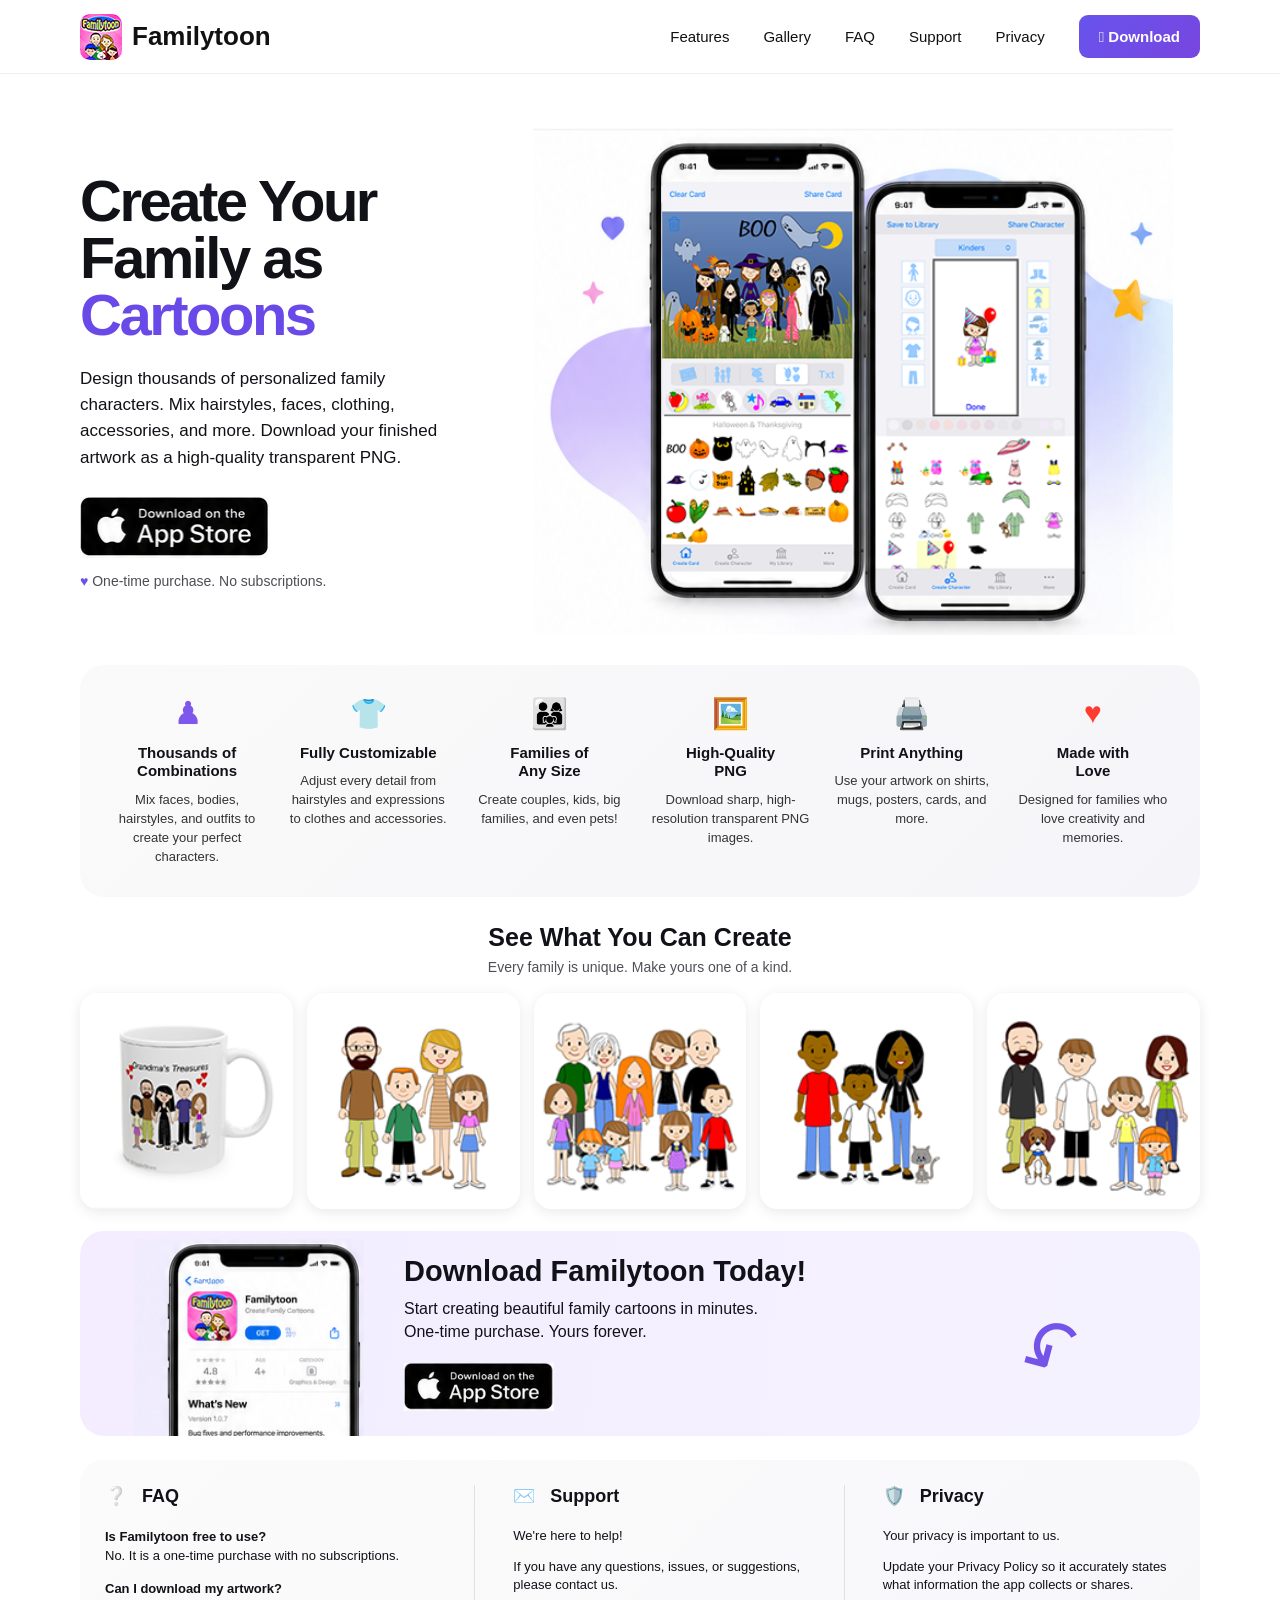
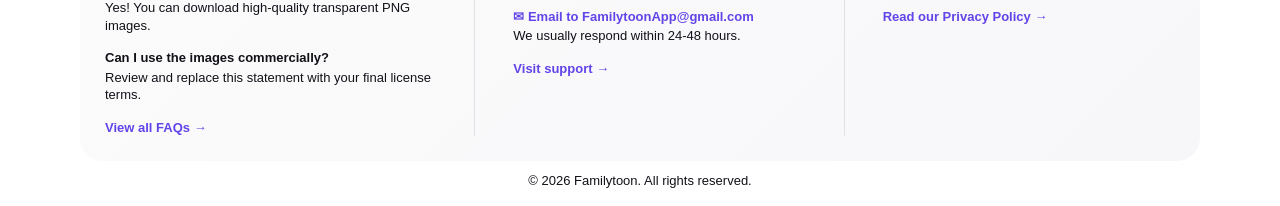
<file: index.html>
<!DOCTYPE html>
<html lang="en">
<head>
<meta charset="UTF-8">
<meta name="viewport" content="width=device-width, initial-scale=1.0">
<title>Familytoon — Create Your Family as Cartoons</title>
<meta name="description" content="Design personalized family cartoon characters and download transparent PNG artwork.">
<link rel="icon" href="assets/favicon.png">
<link rel="stylesheet" href="styles.css">
</head>
<body>
<header>
  <div class="container nav">
    <a class="brand" href="#"><img src="assets/logo.png" alt="Familytoon"><span>Familytoon</span></a>
    <button class="menu" aria-label="Open menu">☰</button>
    <nav>
      <a href="#features">Features</a><a href="#gallery">Gallery</a><a href="#faq">FAQ</a>
      <a href="#support">Support</a><a href="privacy.html">Privacy</a>
      <a class="download-button" href="#download"> Download</a>
    </nav>
  </div>
</header>

<main>
<section class="hero">
  <div class="container hero-grid">
    <div class="hero-copy">
      <h1>Create Your<br>Family as<br><span>Cartoons</span></h1>
      <p>Design thousands of personalized family characters. Mix hairstyles, faces, clothing, accessories, and more. Download your finished artwork as a high-quality transparent PNG.</p>
      <a href="https://apps.apple.com/us/app/familytoon/id1227048439" aria-label="Download the Familytoon App on the App Store">
        <img class="store-badge" src="assets/app-store-badge.png" alt="Download on the App Store">
      </a>
      <div class="purchase-note">♥ One-time purchase. No subscriptions.</div>
    </div>
    <div class="hero-image"><img src="assets/hero-phones.png" alt="Familytoon app shown on two iPhones"></div>
  </div>
</section>

<section id="features" class="features">
  <div class="container feature-panel">
    <article><div class="ico purple">♟</div><h3>Thousands of<br>Combinations</h3><p>Mix faces, bodies, hairstyles, and outfits to create your perfect characters.</p></article>
    <article><div class="ico blue">👕</div><h3>Fully Customizable</h3><p>Adjust every detail from hairstyles and expressions to clothes and accessories.</p></article>
    <article><div class="ico green">👨‍👩‍👧</div><h3>Families of<br>Any Size</h3><p>Create couples, kids, big families, and even pets!</p></article>
    <article><div class="ico orange">🖼️</div><h3>High-Quality<br>PNG</h3><p>Download sharp, high-resolution transparent PNG images.</p></article>
    <article><div class="ico pink">🖨️</div><h3>Print Anything</h3><p>Use your artwork on shirts, mugs, posters, cards, and more.</p></article>
    <article><div class="ico red">♥</div><h3>Made with<br>Love</h3><p>Designed for families who love creativity and memories.</p></article>
  </div>
</section>

<section id="gallery" class="gallery">
  <div class="container">
    <div class="section-title"><h2>See What You Can Create</h2><p>Every family is unique. Make yours one of a kind.</p></div>
    <div class="gallery-grid">
      <img src="assets/familytoonMug.png" alt="Familytoon family sample 1">
      <img src="assets/gallery-1.png" alt="Familytoon family sample 2">
      <img src="assets/gallery-3.png" alt="Familytoon family sample 3">
      <img src="assets/gallery-4.png" alt="Familytoon family sample 4">
      <img src="assets/gallery-5.png" alt="Familytoon family sample 5">
    </div>
  </div>
</section>

<section id="download" class="download-section">
  <div class="container download-card">
    <img class="download-phone" src="assets/download-phone.png" alt="Familytoon App Store page">
    <div>
      <h2>Download Familytoon Today!</h2>
      <p>Start creating beautiful family cartoons in minutes.<br>One-time purchase. Yours forever.</p>
      <a href="https://apps.apple.com/"><img class="store-badge" src="assets/app-store-badge.png" alt="Download on the App Store"></a>
    </div>
    <div class="arrow">↶</div>
  </div>
</section>

<section class="info">
  <div class="container info-panel">
    <article id="faq"><h3>❔ &nbsp; FAQ</h3><strong>Is Familytoon free to use?</strong><p>No. It is a one-time purchase with no subscriptions.</p><strong>Can I download my artwork?</strong><p>Yes! You can download high-quality transparent PNG images.</p><strong>Can I use the images commercially?</strong><p>Review and replace this statement with your final license terms.</p><a href="faq.html">View all FAQs →</a></article>
    <article id="support"><h3>✉️ &nbsp; Support</h3><p>We're here to help!</p><p>If you have any questions, issues, or suggestions, please contact us.</p><a href="mailto:familytoonApp@gmail.com">✉ Email to FamilytoonApp@gmail.com</a><p>We usually respond within 24-48 hours.</p>
    <a href="support.html">Visit support →</a>
    </article>
    <!--
    <article><div class="info-title"><span>✉</span><h2>Support</h2></div><p>We’re here to help! For questions, issues, or suggestions, contact us.</p><a href="mailto:myfamilytoon@gmail.com">Support@FamilytoonApp.com</a><p>We usually respond within 24–48 hours.</p>
    <a href="support.html">Visit support →</a>
        </article>
    -->
    <article><h3>🛡️ &nbsp; Privacy</h3><p>Your privacy is important to us.</p><p>Update your Privacy Policy so it accurately states what information the app collects or shares.</p><a href="privacy.html">Read our Privacy Policy →</a></article>
  </div>
</section>
</main>

<footer>© <span id="year"></span> Familytoon. All rights reserved.</footer>
<script src="script.js"></script>
</body>
</html>
<!--<!DOCTYPE html>
<html lang="en">
<head>
  <meta charset="UTF-8" />
  <meta name="viewport" content="width=device-width, initial-scale=1.0" />
  <meta name="description" content="Create personalized family cartoons and download high-quality transparent PNG images with Familytoon." />
  <meta name="theme-color" content="#6c4cf1" />

  <meta property="og:title" content="Familytoon — Create Your Family as Cartoons" />
  <meta property="og:description" content="Design personalized family characters and download your creation as a transparent PNG." />
  <meta property="og:type" content="website" />
  <meta property="og:url" content="https://familytoonapp.com/" />
  <meta property="og:image" content="https://familytoonapp.com/assets/social-preview.svg" />

  <title>Familytoon — Create Your Family as Cartoons</title>

  <link rel="icon" href="assets/favicon.svg" type="image/svg+xml" />
  <link rel="stylesheet" href="styles.css" />
  <script defer src="script.js"></script>
</head>

<body>
  <header class="site-header">
    <div class="container nav-wrap">
      <a class="brand" href="#top" aria-label="Familytoon home">
        <img src="assets/logo-mark.svg" alt="" width="44" height="44" />
        <span>Familytoon</span>
      </a>

      <button class="menu-button" type="button" aria-expanded="false" aria-controls="main-nav">
        <span class="sr-only">Open navigation</span>
        <span></span><span></span><span></span>
      </button>

      <nav id="main-nav" class="main-nav" aria-label="Main navigation">
        <a href="#features">Features</a>
        <a href="#gallery">Gallery</a>
        <a href="faq.html">FAQ</a>
        <a href="support.html">Support</a>
        <a href="privacy.html">Privacy</a>
        <a class="nav-download" href="#download"> Download</a>
      </nav>
    </div>
  </header>

  <main id="top">
    <section class="hero">
      <div class="container hero-grid">
        <div class="hero-copy">
          <p class="eyebrow">PERSONALIZED FAMILY ART</p>
          <h1>Create Your Family as <span>Cartoons</span></h1>
          <p class="hero-text">
            Design thousands of personalized family characters. Mix hairstyles, faces,
            clothing, accessories, and more. Download your finished artwork as a
            high-quality transparent PNG.
          </p>

          <a class="app-store-badge" href="https://apps.apple.com/us/app/familytoon/id1227048439" aria-label="Download Familytoon on the App Store">
            <span class="apple"></span>
            <span>
              <small>Download on the</small>
              <strong>App Store</strong>
            </span>
          </a>

          <p class="purchase-note"><span>♥</span> One-time purchase. No subscriptions.</p>
        </div>

        <div class="hero-visual" aria-label="Familytoon app previews">
          <div class="blob blob-one"></div>
          <div class="blob blob-two"></div>
          <span class="spark spark-one">✦</span>
          <span class="spark spark-two">★</span>
          <span class="heart">♥</span>

          <div class="phone phone-left">
            <div class="phone-screen">
              <div class="status-bar"><span>9:41</span><span>● ● ●</span></div>
              <div class="screen-title">Design Your<br />Characters</div>
              <div class="character-pair">
                <div class="avatar man">
                  <span class="hair"></span><span class="face"></span><span class="body"></span>
                </div>
                <div class="avatar woman">
                  <span class="hair"></span><span class="face"></span><span class="body"></span>
                </div>
              </div>
              <div class="category-row">
                <span class="active">Hair</span><span>Face</span><span>Eyes</span><span>Clothes</span>
              </div>
              <div class="swatches">
                <i></i><i></i><i></i><i></i><i></i><i></i><i></i><i></i>
              </div>
            </div>
          </div>

          <div class="phone phone-right">
            <div class="phone-screen">
              <div class="status-bar"><span>9:41</span><span>● ● ●</span></div>
              <div class="screen-title">Your Family<br />Masterpiece</div>
              <div class="family-card">
                <img src="assets/family-1.svg" alt="Familytoon family illustration" />
              </div>
              <div class="phone-actions">
                <span>Save PNG</span><span>Share</span>
              </div>
            </div>
          </div>
        </div>
      </div>
    </section>

    <section id="features" class="feature-section">
      <div class="container feature-grid">
        <article class="feature-card">
          <div class="feature-icon">♟</div>
          <h2>Thousands of Combinations</h2>
          <p>Mix faces, hairstyles, bodies, and outfits to create your perfect character.</p>
        </article>

        <article class="feature-card">
          <div class="feature-icon">👕</div>
          <h2>Fully Customizable</h2>
          <p>Adjust every detail, from hairstyles and expressions to clothes and accessories.</p>
        </article>

        <article class="feature-card">
          <div class="feature-icon">👨‍👩‍👧</div>
          <h2>Families of Any Size</h2>
          <p>Create couples, children, large families, and even pets.</p>
        </article>

        <article class="feature-card">
          <div class="feature-icon">🖼️</div>
          <h2>High-Quality PNG</h2>
          <p>Download sharp, high-resolution artwork with a transparent background.</p>
        </article>

        <article class="feature-card">
          <div class="feature-icon">🖨️</div>
          <h2>Print Anything</h2>
          <p>Use your artwork on shirts, mugs, posters, cards, invitations, and more.</p>
        </article>

        <article class="feature-card">
          <div class="feature-icon">♥</div>
          <h2>Made with Love</h2>
          <p>Designed for families who love creativity, personalization, and memories.</p>
        </article>
      </div>
    </section>

    <section id="gallery" class="gallery-section">
      <div class="container">
        <div class="section-heading">
          <p class="eyebrow">YOUR FAMILY, YOUR STYLE</p>
          <h2>See What You Can Create</h2>
          <p>Every family is unique. Make yours one of a kind.</p>
        </div>

        <div class="gallery-grid">
          <figure><img src="assets/family-1.png" alt="Family with parents and three children" /></figure>
          <figure><img src="assets/family-2.png" alt="Parents with baby and dog" /></figure>
          <figure><img src="assets/family-3.png" alt="Large multigenerational family" /></figure>
          <figure><img src="assets/family-4.png" alt="Two parents with child and cat" /></figure>
          <figure><img src="assets/family-5.png" alt="Family with three children and dog" /></figure>
        </div>
      </div>
    </section>

    <section id="download" class="download-section">
      <div class="container download-card">
        <div class="download-phone">
          <div class="mini-app-card">
            <img src="assets/logo-mark.svg" alt="" />
            <div>
              <strong>Familytoon</strong>
              <small>Create Family Cartoons</small>
            </div>
            <span>GET</span>
          </div>
        </div>

        <div class="download-copy">
          <h2>Download Familytoon Today!</h2>
          <p>Start creating beautiful family cartoons in minutes. One-time purchase. Yours forever.</p>
          <a class="app-store-badge" href="https://appstoreconnect.apple.com/apps/1227048439/distribution" aria-label="Download Familytoon on the App Store">
            <span class="apple"></span>
            <span>
              <small>Download on the</small>
              <strong>App Store</strong>
            </span>
          </a>
        </div>

        <div class="download-arrow" aria-hidden="true">↪</div>
      </div>
    </section>

    <section class="info-section">
      <div class="container info-grid">
        <article>
          <div class="info-title"><span>?</span><h2>FAQ</h2></div>
          <h3>Is Familytoon free to use?</h3>
          <p>No. It is a one-time purchase with no subscriptions.</p>
          <h3>Can I download my artwork?</h3>
          <p>Yes. You can download high-quality transparent PNG images.</p>
          <a href="faq.html">View all FAQs →</a>
        </article>

        <article>
          <div class="info-title"><span>✉</span><h2>Support</h2></div>
          <p>We’re here to help! For questions, issues, or suggestions, contact us.</p>
          <a href="mailto:familytoonApp@gmail.com">Support@FamilytoonApp.com</a>
          <p>We usually respond within 24–48 hours.</p>
          <a href="support.html">Visit support →</a>
        </article>

        <article>
          <div class="info-title"><span>◈</span><h2>Privacy</h2></div>
          <p>Your privacy is important to us. Familytoon does not sell your information.</p>
          <a href="privacy.html">Read our Privacy Policy →</a>
        </article>
      </div>
    </section>
  </main>

  <footer>
    <div class="container footer-wrap">
      <p>© <span id="year"></span> Familytoon. All rights reserved.</p>
      <div>
        <a href="privacy.html">Privacy</a>
        <a href="support.html">Support</a>
      </div>
    </div>
  </footer>
</body>
</html>
 -->
</file>
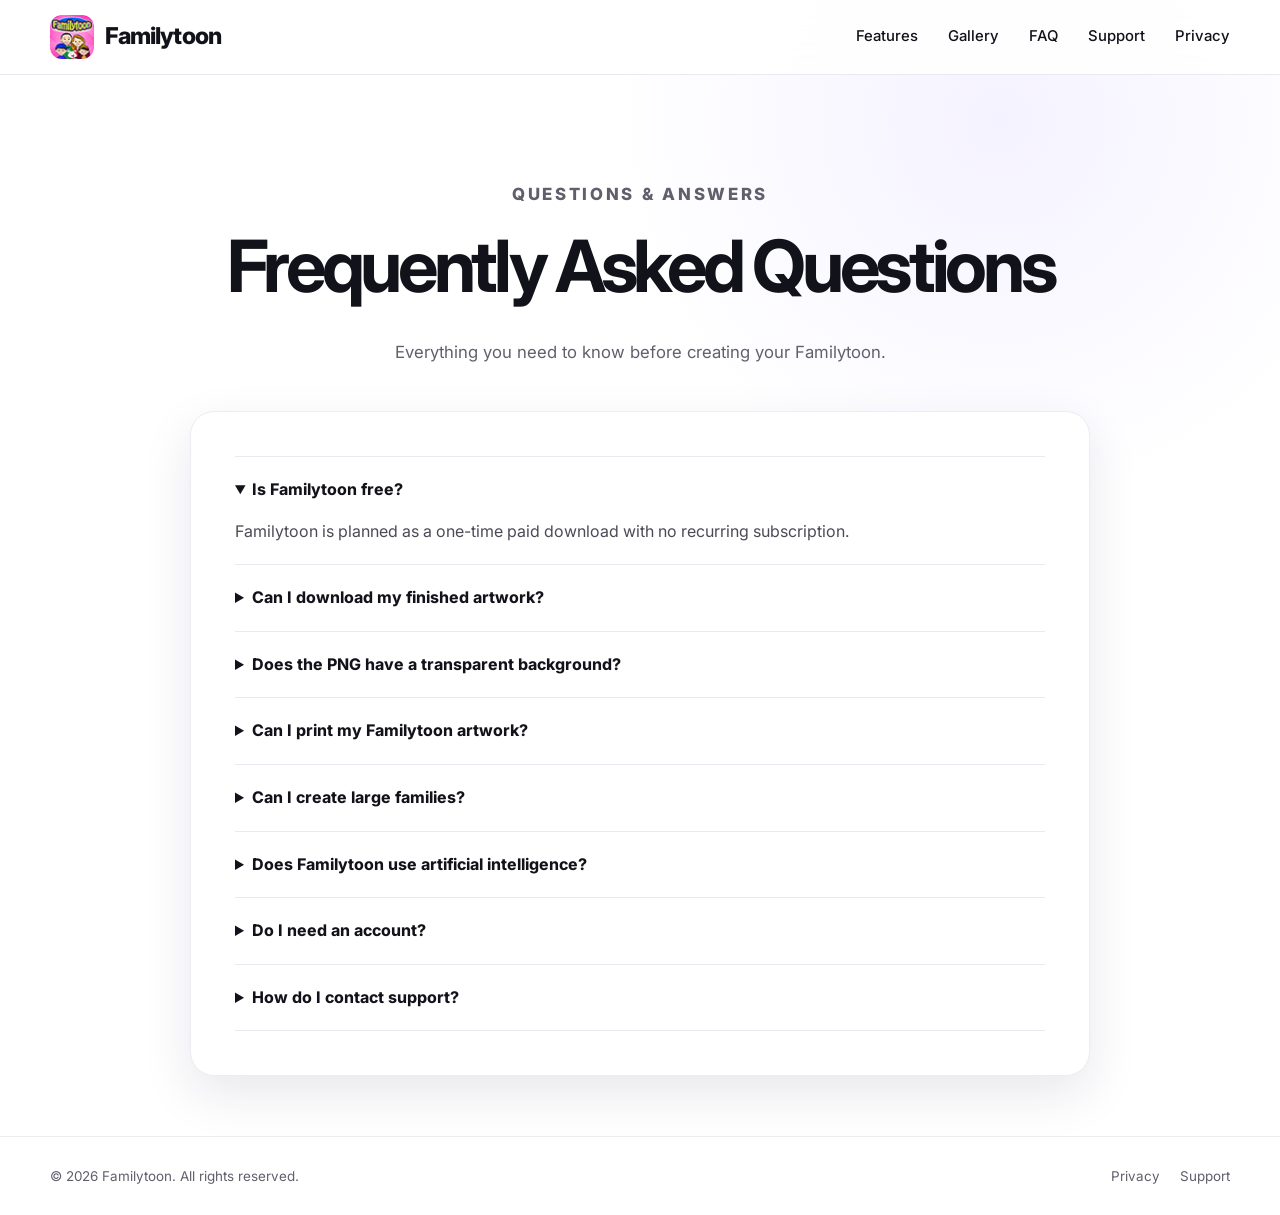
<file: faq.html>
<!DOCTYPE html>
<html lang="en">
<head>
  <meta charset="UTF-8" />
  <meta name="viewport" content="width=device-width, initial-scale=1.0" />
  <meta name="description" content="Frequently asked questions about Familytoon." />
  <title>FAQ — Familytoon</title>
  <link rel="icon" href="assets/favicon.svg" type="image/svg+xml" />
  <link rel="stylesheet" href="styles2.css" />
  <script defer src="script.js"></script>
</head>
<body>
  <header class="site-header">
    <div class="container nav-wrap">
      <!--<a class="brand" href="#"><img src="assets/logo.png" alt="Familytoon"><span>Familytoon</span></a>  
      <a class="brand" href="index.html"><img src="assets/logo-mark.svg" alt="" width="44" height="44" /><span>Familytoon</span></a>-->
      <a class="brand" href="index.html"><img src="assets/logo.png" alt="" width="44" height="44" /><span>Familytoon</span></a>
      <button class="menu-button" type="button" aria-expanded="false" aria-controls="main-nav"><span class="sr-only">Open navigation</span><span></span><span></span><span></span></button>
      <nav id="main-nav" class="main-nav">
        <a href="index.html#features">Features</a><a href="index.html#gallery">Gallery</a><a href="faq.html">FAQ</a><a href="support.html">Support</a><a href="privacy.html">Privacy</a>
      </nav>
    </div>
  </header>

  <main>
    <section class="page-hero container">
      <p class="eyebrow">QUESTIONS & ANSWERS</p>
      <h1>Frequently Asked Questions</h1>
      <p>Everything you need to know before creating your Familytoon.</p>
    </section>

    <article class="content-card faq-list">
      <details open>
        <summary>Is Familytoon free?</summary>
        <p>Familytoon is planned as a one-time paid download with no recurring subscription.</p>
      </details>
      <details>
        <summary>Can I download my finished artwork?</summary>
        <p>Yes. Familytoon lets you save your finished family cartoon as a high-quality PNG image.</p>
      </details>
      <details>
        <summary>Does the PNG have a transparent background?</summary>
        <p>Yes, when you choose the transparent-background export option available in the app.</p>
      </details>
      <details>
        <summary>Can I print my Familytoon artwork?</summary>
        <p>Yes. You can use your downloaded PNG for personal projects such as shirts, mugs, cards, posters, invitations, and gifts.</p>
      </details>
      <details>
        <summary>Can I create large families?</summary>
        <p>Yes. Familytoon is designed to let you combine multiple family members and pets.</p>
      </details>
      <details>
        <summary>Does Familytoon use artificial intelligence?</summary>
        <p>No. You create your artwork by selecting and combining the app’s original character parts and customization options.</p>
      </details>
      <details>
        <summary>Do I need an account?</summary>
        <p>No account is planned for the basic character creation and image download experience.</p>
      </details>
      <details>
        <summary>How do I contact support?</summary>
        <p>Email <a href="mailto:myfamilytoon@gmail.com">Support at FamilytoonApp.com</a> or visit the <a href="support.html">Support page</a>.</p>
      </details>
    </article>
  </main>

  <footer><div class="container footer-wrap"><p>© <span id="year"></span> Familytoon. All rights reserved.</p><div><a href="privacy.html">Privacy</a><a href="support.html">Support</a></div></div></footer>
</body>
</html>
</file>
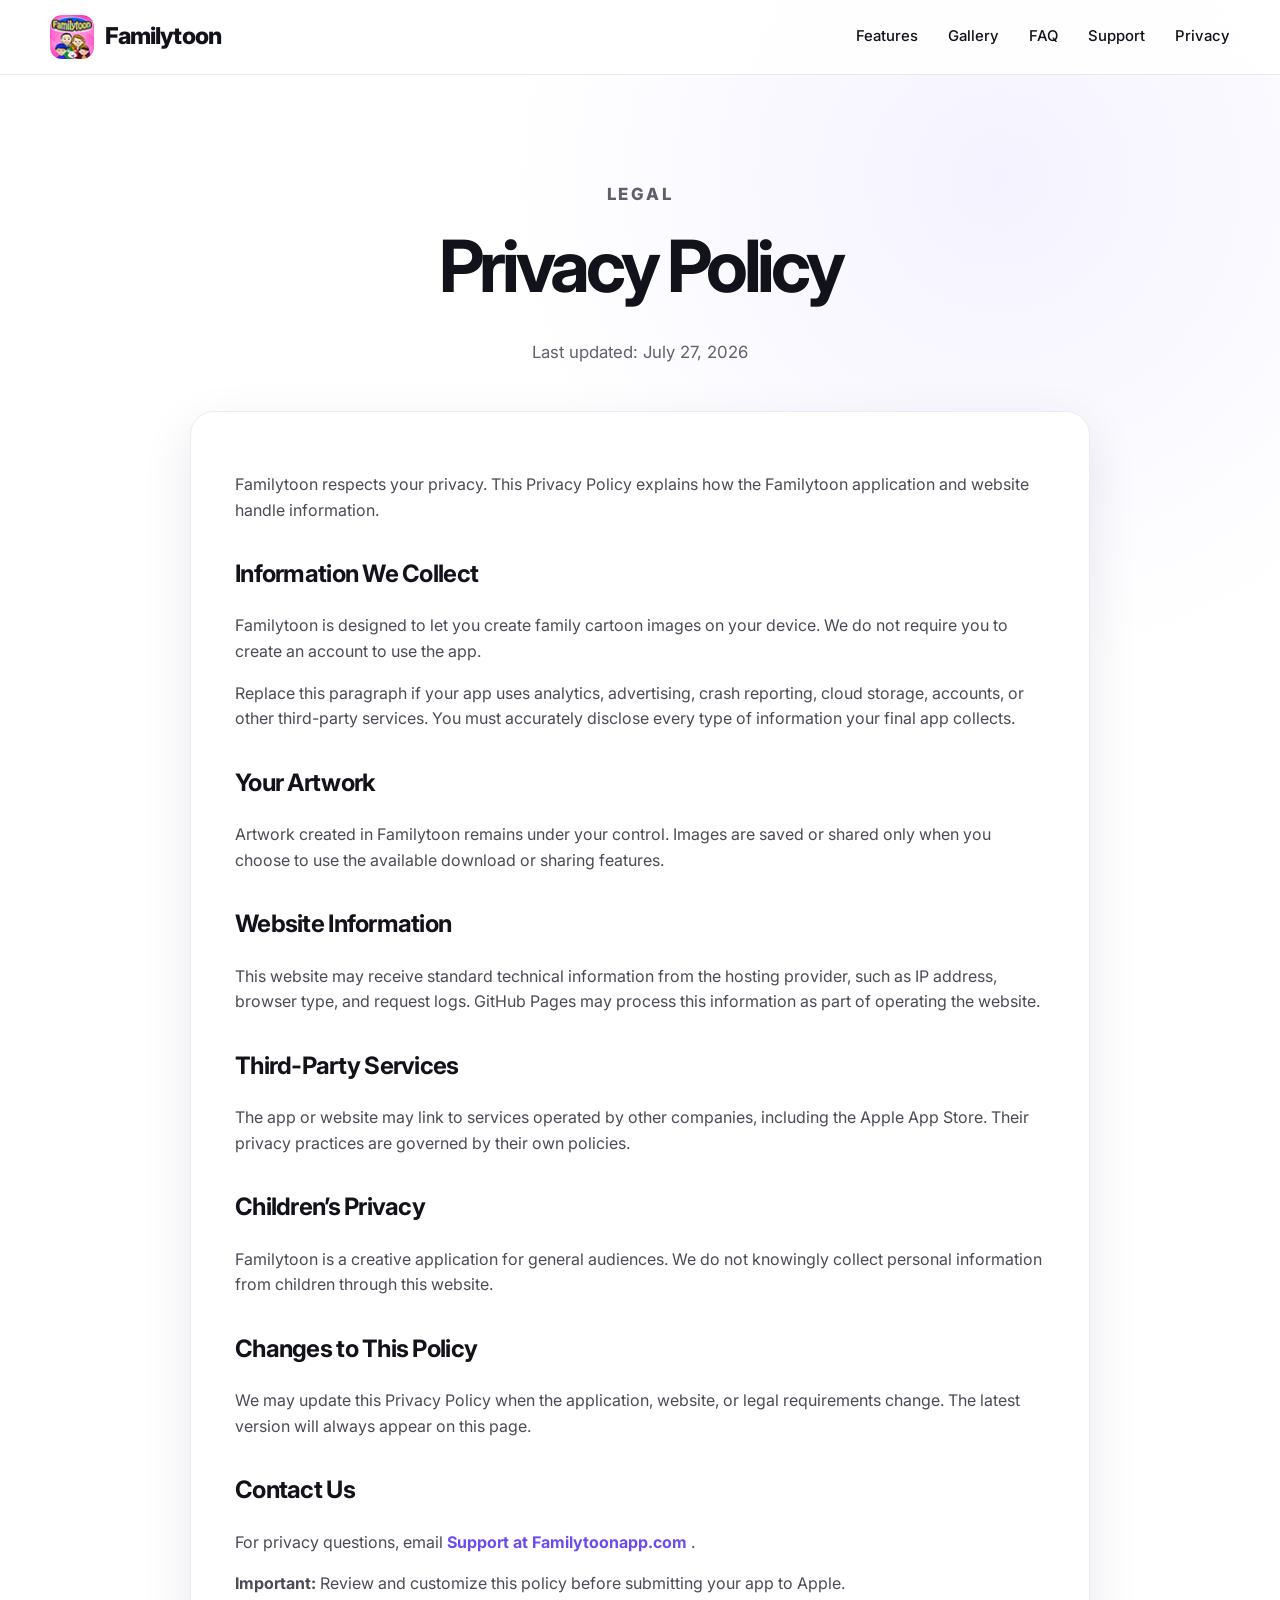
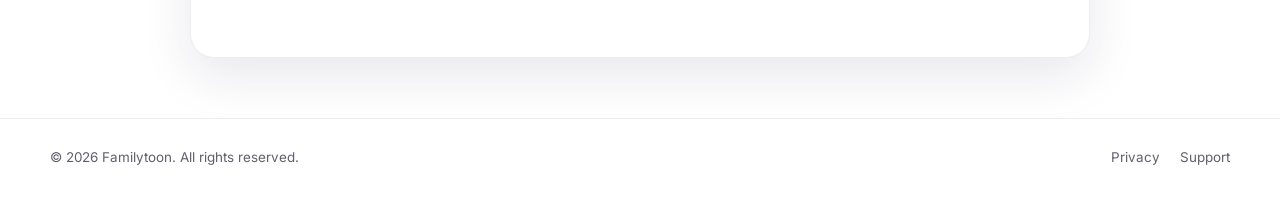
<file: privacy.html>
<!--
<!doctype html><html lang="en"><head><meta charset="utf-8"><meta name="viewport" content="width=device-width,initial-scale=1"><title>Privacy — Familytoon</title><link rel="stylesheet" href="styles.css"></head><body><header><div class="container nav"><a class="brand" href="index.html"><img src="assets/logo.png"><span>Familytoon</span></a></div></header><main class="container" style="padding:70px 0;max-width:800px"><h1>Privacy Policy</h1><p><strong>Important:</strong> Replace this template with a policy that accurately describes Familytoon's actual data practices before publishing.</p><h2>Information collected</h2><p>Describe any analytics, purchases, crash information, user content, or personal information collected by the app.</p><h2>Contact</h2><p><a href="mailto:support@familytoonapp.com">support@familytoonapp.com</a></p></main></body></html>
-->
<!DOCTYPE html>
<html lang="en">
<head>
  <meta charset="UTF-8" />
  <meta name="viewport" content="width=device-width, initial-scale=1.0" />
  <meta name="description" content="Familytoon privacy policy." />
  <title>Privacy Policy — Familytoon</title>
  <link rel="icon" href="assets/favicon.svg" type="image/svg+xml" />
  <link rel="stylesheet" href="styles2.css" />
  <script defer src="script.js"></script>
</head>
<body>
  <header class="site-header">
    <div class="container nav-wrap">
      <a class="brand" href="index.html"><img src="assets/logo.png" alt="" width="44" height="44" /><span>Familytoon</span></a>
      <button class="menu-button" type="button" aria-expanded="false" aria-controls="main-nav"><span class="sr-only">Open navigation</span><span></span><span></span><span></span></button>
      <nav id="main-nav" class="main-nav">
        <a href="index.html#features">Features</a><a href="index.html#gallery">Gallery</a><a href="faq.html">FAQ</a><a href="support.html">Support</a><a href="privacy.html">Privacy</a>
      </nav>
    </div>
  </header>

  <main>
    <section class="page-hero container">
      <p class="eyebrow">LEGAL</p>
      <h1>Privacy Policy</h1>
      <p>Last updated: July 27, 2026</p>
    </section>

    <article class="content-card">
      <p>
        Familytoon respects your privacy. This Privacy Policy explains how the Familytoon
        application and website handle information.
      </p>

      <h2>Information We Collect</h2>
      <p>
        Familytoon is designed to let you create family cartoon images on your device.
        We do not require you to create an account to use the app.
      </p>
      <p>
        Replace this paragraph if your app uses analytics, advertising, crash reporting,
        cloud storage, accounts, or other third-party services. You must accurately disclose
        every type of information your final app collects.
      </p>

      <h2>Your Artwork</h2>
      <p>
        Artwork created in Familytoon remains under your control. Images are saved or shared
        only when you choose to use the available download or sharing features.
      </p>

      <h2>Website Information</h2>
      <p>
        This website may receive standard technical information from the hosting provider,
        such as IP address, browser type, and request logs. GitHub Pages may process this
        information as part of operating the website.
      </p>

      <h2>Third-Party Services</h2>
      <p>
        The app or website may link to services operated by other companies, including the
        Apple App Store. Their privacy practices are governed by their own policies.
      </p>

      <h2>Children’s Privacy</h2>
      <p>
        Familytoon is a creative application for general audiences. We do not knowingly
        collect personal information from children through this website.
      </p>

      <h2>Changes to This Policy</h2>
      <p>
        We may update this Privacy Policy when the application, website, or legal requirements
        change. The latest version will always appear on this page.
      </p>

      <h2>Contact Us</h2>
      <p>
        For privacy questions, email
        <a href="mailto:myfamilytoon@gmail.com">Support at Familytoonapp.com </a>.
      </p>

      <p><strong>Important:</strong> Review and customize this policy before submitting your app to Apple.</p>
    </article>
  </main>

  <footer><div class="container footer-wrap"><p>© <span id="year"></span> Familytoon. All rights reserved.</p><div><a href="privacy.html">Privacy</a><a href="support.html">Support</a></div></div></footer>
</body>
</html>
</file>
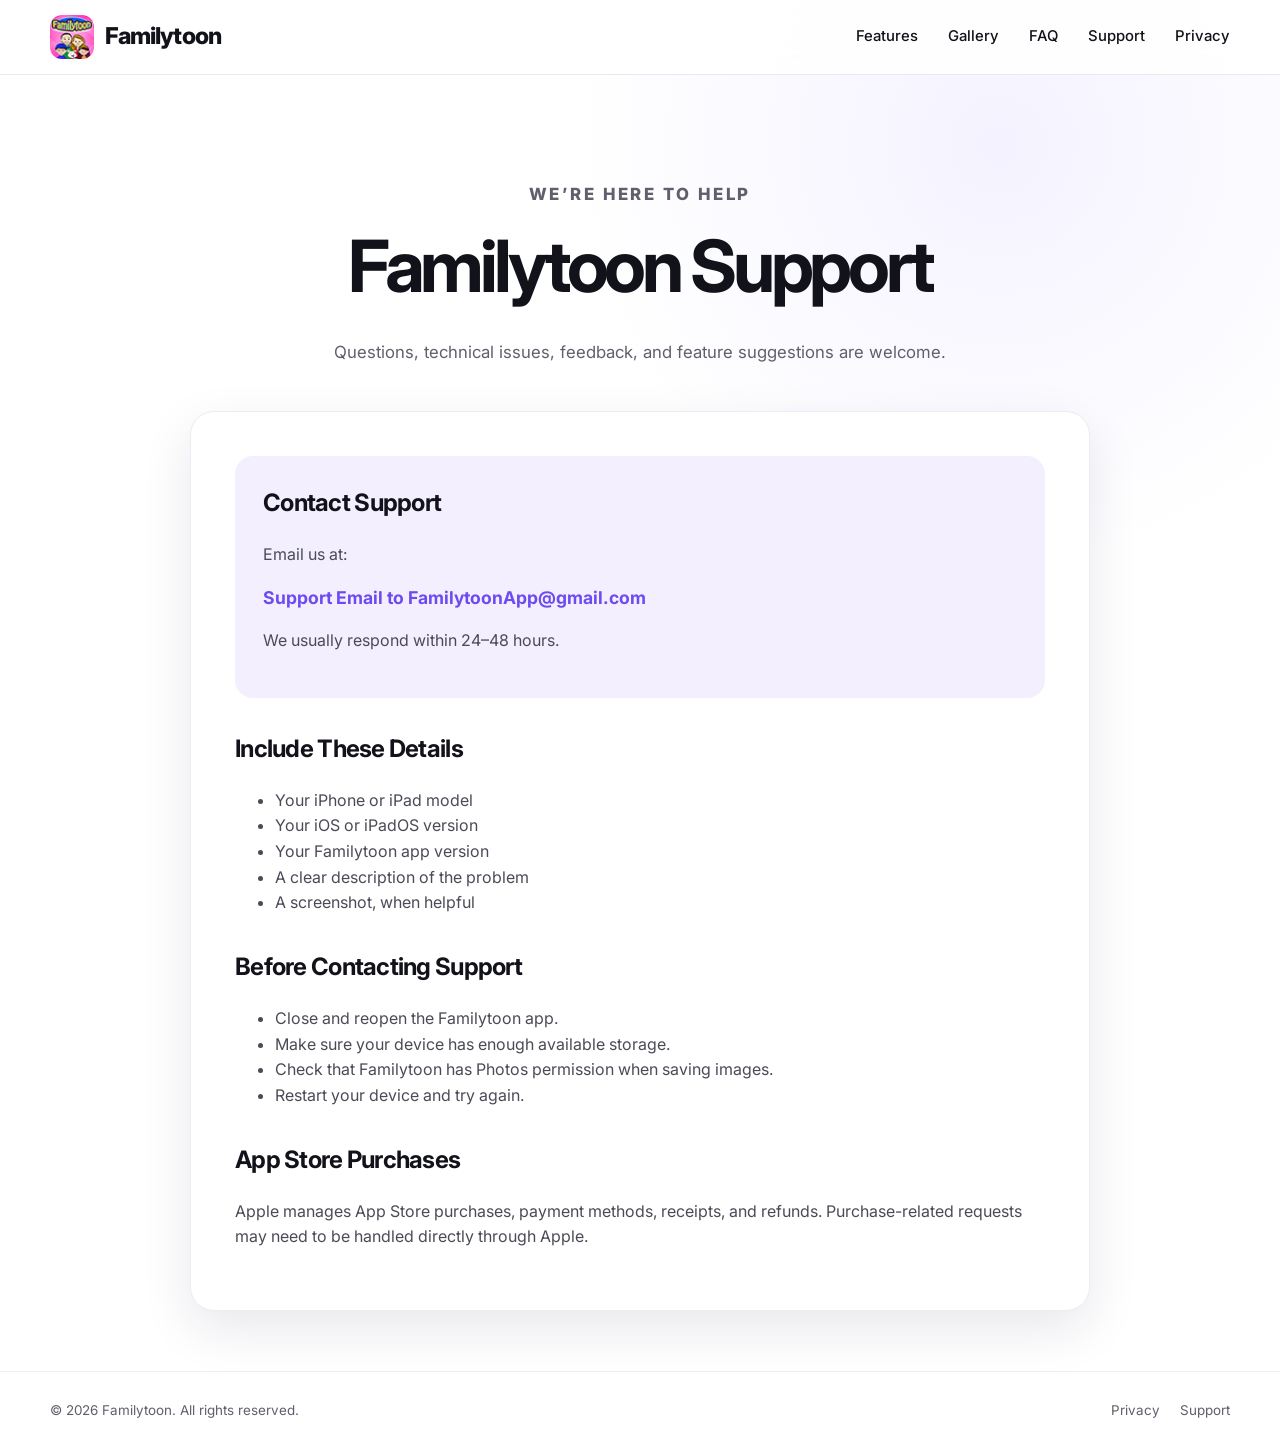
<file: support.html>
<!DOCTYPE html>
<html lang="en">
<head>
  <meta charset="UTF-8" />
  <meta name="viewport" content="width=device-width, initial-scale=1.0" />
  <meta name="description" content="Get help with the Familytoon app." />
  <title>Support — Familytoon</title>
  <link rel="icon" href="assets/favicon.svg" type="image/svg+xml" />
  <link rel="stylesheet" href="styles2.css" />
  <script defer src="script.js"></script>
</head>
<body>
  <header class="site-header">
    <div class="container nav-wrap">
      <a class="brand" href="index.html"><img src="assets/logo.png" alt="" width="44" height="44" /><span>Familytoon</span></a>
      <button class="menu-button" type="button" aria-expanded="false" aria-controls="main-nav"><span class="sr-only">Open navigation</span><span></span><span></span><span></span></button>
      <nav id="main-nav" class="main-nav">
        <a href="index.html#features">Features</a><a href="index.html#gallery">Gallery</a><a href="faq.html">FAQ</a><a href="support.html">Support</a><a href="privacy.html">Privacy</a>
      </nav>
    </div>
  </header>

  <main>
    <section class="page-hero container">
      <p class="eyebrow">WE’RE HERE TO HELP</p>
      <h1>Familytoon Support</h1>
      <p>Questions, technical issues, feedback, and feature suggestions are welcome.</p>
    </section>

    <article class="content-card">
      <div class="support-box">
        <h2>Contact Support</h2>
        <p>Email us at:</p>
        <a href="mailto:familytoonApp@gmail.com">Support Email to FamilytoonApp@gmail.com</a>
        <p>We usually respond within 24–48 hours.</p>
      </div>

      <h2>Include These Details</h2>
      <ul>
        <li>Your iPhone or iPad model</li>
        <li>Your iOS or iPadOS version</li>
        <li>Your Familytoon app version</li>
        <li>A clear description of the problem</li>
        <li>A screenshot, when helpful</li>
      </ul>

      <h2>Before Contacting Support</h2>
      <ul>
        <li>Close and reopen the Familytoon app.</li>
        <li>Make sure your device has enough available storage.</li>
        <li>Check that Familytoon has Photos permission when saving images.</li>
        <li>Restart your device and try again.</li>
      </ul>

      <h2>App Store Purchases</h2>
      <p>
        Apple manages App Store purchases, payment methods, receipts, and refunds.
        Purchase-related requests may need to be handled directly through Apple.
      </p>
    </article>
  </main>

  <footer><div class="container footer-wrap"><p>© <span id="year"></span> Familytoon. All rights reserved.</p><div><a href="privacy.html">Privacy</a><a href="support.html">Support</a></div></div></footer>
</body>
</html>
</file>
<file: styles.css>
*{box-sizing:border-box}html{scroll-behavior:smooth}
body{
  margin:0;
  color:#111118;
  font-family:-apple-system,BlinkMacSystemFont,"Segoe UI",Arial,sans-serif;
  background:#fff}
.container{
  width:min(1120px,calc(100% - 40px));
  margin:auto}
header{
  height:74px;
  border-bottom:1px solid #eee;
  background:rgba(255,255,255,.94);
  position:sticky;
  top:0;
  z-index:10;
  backdrop-filter:blur(14px)}
.nav{
  height:100%;
  display:flex;
  align-items:center;
  justify-content:space-between}
.brand{
  display:flex;
  align-items:center;
  gap:10px;
  color:#111;
  text-decoration:none;
  font-size:26px;
  font-weight:800}
.brand img{
  width:42px;
  height:46px;
  object-fit:cover;
  border-radius:10px}
.nav nav{
  display:flex;
  align-items:center;
  gap:34px}
.nav nav a{
  color:#111;
  text-decoration:none;
  font-size:15px}
.download-button{
  background:linear-gradient(135deg,#6754ed,#7845df);
  color:white!important;
  padding:13px 20px;
  border-radius:9px;
  font-weight:700}
.menu{
  display:none;border:0;
  background:none;
  font-size:25px}
.hero{
  padding:54px 0 22px}
.hero-grid{
  display:grid;
  grid-template-columns:38% 62%;
  align-items:center}
.hero-copy h1{
  font-size:58px;
  line-height:.98;
  letter-spacing:-2.5px;
  margin:0 0 22px}
.hero-copy h1 span{
  color:#6949e8}
.hero-copy p{
  font-size:17px;
  line-height:1.55;
  max-width:385px;
  margin:0 0 26px}
.store-badge{
  width:190px;
  height:auto;
  display:block}
.purchase-note{
  font-size:14px;
  color:#4d4d55;
  margin-top:15px}
.purchase-note:first-letter{
  color:#6e52e8}
.hero-image img{
  width:100%;
  max-width:640px;
  display:block;
  margin:auto}
.features{
  padding:8px 0 26px}
.feature-panel{
  display:grid;
  grid-template-columns:repeat(6,1fr);
  gap:15px;padding:31px 24px;
  background:linear-gradient(135deg,#fafafa,#f5f5f9);
  border-radius:24px}
.feature-panel article{
  text-align:center}
.feature-panel h3{
  font-size:15px;
  line-height:1.25;
  margin:10px 0}
.feature-panel p{
  font-size:13px;
  line-height:1.45;
  color:#333;
  margin:0}
.ico{
  font-size:30px;
  font-weight:800;
  height:38px}
.purple{
  color:#8057ed}
.blue{
  color:#49a4f7}
.green{
  color:#37bd63}
.orange{
  color:#ff9e00}
.pink{
  color:#e754a2}
.red{
  color:#ff3b30}
.gallery{
  padding:0 0 22px}
.section-title{
  text-align:center;
  margin:0 0 18px}
.section-title h2{
  font-size:25px;
  margin:0 0 7px}
.section-title p{
  font-size:14px;
  color:#4f4f57;
  margin:0}
.gallery-grid{
  display:grid;
  grid-template-columns:repeat(5,1fr);
  gap:14px}
.gallery-grid img{
  width:100%;
  border-radius:18px;
  box-shadow:0 3px 14px rgba(0,0,0,.09)}
.download-section{
  padding:0 0 24px}
.download-card{
  height:205px;
  padding:0 54px;
  background:linear-gradient(100deg,#f3edff,#f5f2ff);
  border-radius:24px;
  display:grid;
  grid-template-columns:270px 1fr 130px;
  align-items:center;
  overflow:hidden}
.download-phone{
  width:230px;
  align-self:end}
.download-card h2{
  font-size:29px;
  margin:0 0 9px}
.download-card p{
  line-height:1.45;
  margin:0 0 19px}
.download-card 
.store-badge{
  width:150px}
.arrow{
  font-size:76px;
  color:#7453e8;
  transform:rotate(-30deg)}
.info{
  padding:0 0 12px}
.info-panel{
  display:grid;
  grid-template-columns:repeat(3,1fr);
  gap:38px;
  padding:25px;
  background:linear-gradient(135deg,#fbfbfb,#f7f7fa);
  border-radius:23px}
.info-panel article+article{
  border-left:1px solid #e1e1e5;
  padding-left:38px}
.info-panel h3{
  font-size:18px;
  margin:0 0 20px}
.info-panel strong,
.info-panel p{
  font-size:13px;
  line-height:1.35}
.info-panel p{
  margin:2px 0 14px}
.info-panel a{
  font-size:13px;
  color:#6344e8;
  text-decoration:none;
  font-weight:600}
footer{
  text-align:center;
  font-size:13px;
  padding:0 0 18px}
@media(max-width:900px){
  .hero-grid{
    grid-template-columns:1fr}
  .hero-copy{
    text-align:center}
  .hero-copy p{
    margin-left:auto;
    margin-right:auto}
  .store-badge{
    margin:auto}
  .feature-panel{
    grid-template-columns:repeat(3,1fr)}
  .gallery-grid{
    grid-template-columns:repeat(2,1fr)}
  .download-card{
    grid-template-columns:190px 1fr}
  .arrow{
    display:none}
  .info-panel{
    grid-template-columns:1fr}
  .info-panel article+article{
    border-left:0;
    border-top:1px solid #e1e1e5;
    padding-left:0;
    padding-top:25px}}
@media(max-width:650px){
  header{height:64px}
  .brand{
    font-size:21px}
  .brand img{
    width:35px;height:38px}
  .menu{
    display:block}
  .nav nav{
    display:none;
    position:absolute;
    top:64px;
    left:0;
    right:0;
    background:#fff;
    flex-direction:column;
    padding:24px;
    border-bottom:1px solid #ddd}
  .nav nav.open{
    display:flex}
  .hero-copy h1{
    font-size:46px}
  .feature-panel{
    grid-template-columns:repeat(2,1fr)}
  .gallery-grid{
    grid-template-columns:1fr}
  .download-card{
    height:auto;
    grid-template-columns:1fr;
    text-align:center;padding:28px}
  .download-phone{
    width:210px;
    margin:auto}
  .download-card 
  .store-badge{
    margin:auto}}
</file>
<file: styles2.css>
@import url("https://fonts.googleapis.com/css2?family=Inter:wght@400;500;600;700;800&display=swap");

:root {
  --purple: #6c4cf1;
  --purple-dark: #4b2fd1;
  --purple-soft: #f3efff;
  --text: #12121a;
  --muted: #60606d;
  --line: #e9e9ef;
  --card: #ffffff;
  --shadow: 0 18px 50px rgba(30, 22, 70, 0.10);
  --radius: 28px;
}

* {
  box-sizing: border-box;
}

html {
  scroll-behavior: smooth;
}

body {
  margin: 0;
  color: var(--text);
  background:
    radial-gradient(circle at 78% 10%, rgba(124, 92, 255, .08), transparent 26%),
    linear-gradient(#fff, #fff);
  font-family: "Inter", -apple-system, BlinkMacSystemFont, "Segoe UI", sans-serif;
  line-height: 1.6;
}

img {
  display: block;
  max-width: 100%;
}

a {
  color: inherit;
  text-decoration: none;
}

.container {
  width: min(1180px, calc(100% - 40px));
  margin: 0 auto;
}

.sr-only {
  position: absolute;
  width: 1px;
  height: 1px;
  padding: 0;
  margin: -1px;
  overflow: hidden;
  clip: rect(0, 0, 0, 0);
  white-space: nowrap;
  border: 0;
}

/* Header */
.site-header {
  position: sticky;
  top: 0;
  z-index: 100;
  background: rgba(255, 255, 255, .86);
  border-bottom: 1px solid rgba(230, 230, 237, .85);
  backdrop-filter: blur(18px);
}

.nav-wrap {
  min-height: 74px;
  display: flex;
  align-items: center;
  justify-content: space-between;
}

.brand {
  display: inline-flex;
  align-items: center;
  gap: 11px;
  font-size: 1.45rem;
  font-weight: 800;
  letter-spacing: -.04em;
}

.brand img {
  border-radius: 12px;
}

.main-nav {
  display: flex;
  align-items: center;
  gap: 30px;
  font-size: .93rem;
  font-weight: 500;
}

.main-nav a {
  transition: color .2s ease, transform .2s ease;
}

.main-nav a:hover {
  color: var(--purple);
}

.nav-download {
  padding: 11px 18px;
  color: white !important;
  background: linear-gradient(135deg, #7b5cff, #5938df);
  border-radius: 11px;
  box-shadow: 0 10px 25px rgba(108, 76, 241, .23);
}

.menu-button {
  display: none;
  width: 42px;
  height: 42px;
  padding: 9px;
  border: 0;
  border-radius: 10px;
  background: var(--purple-soft);
}

.menu-button span:not(.sr-only) {
  display: block;
  height: 2px;
  margin: 5px 0;
  background: var(--text);
}

/* Hero */
.hero {
  padding: 54px 0 38px;
  overflow: hidden;
}

.hero-grid {
  display: grid;
  grid-template-columns: .88fr 1.12fr;
  align-items: center;
  min-height: 590px;
  gap: 40px;
}

.eyebrow {
  margin: 0 0 12px;
  color: var(--purple);
  font-size: .78rem;
  font-weight: 800;
  letter-spacing: .16em;
}

.hero h1 {
  max-width: 560px;
  margin: 0;
  font-size: clamp(3rem, 6vw, 5.2rem);
  line-height: .98;
  letter-spacing: -.065em;
}

.hero h1 span {
  color: var(--purple);
}

.hero-text {
  max-width: 560px;
  margin: 28px 0 26px;
  color: #353541;
  font-size: 1.06rem;
}

.app-store-badge {
  display: inline-flex;
  align-items: center;
  gap: 10px;
  min-width: 192px;
  padding: 10px 17px 9px;
  color: #fff;
  background: #050505;
  border-radius: 12px;
  box-shadow: 0 12px 30px rgba(0,0,0,.14);
}

.app-store-badge .apple {
  font-size: 2rem;
  line-height: 1;
}

.app-store-badge span:last-child {
  display: flex;
  flex-direction: column;
  line-height: 1.05;
}

.app-store-badge small {
  font-size: .68rem;
}

.app-store-badge strong {
  font-size: 1.25rem;
  font-weight: 500;
}

.purchase-note {
  display: flex;
  align-items: center;
  gap: 8px;
  margin-top: 18px;
  color: var(--muted);
  font-size: .92rem;
}

.purchase-note span {
  color: var(--purple);
}

.hero-visual {
  position: relative;
  min-height: 570px;
}

.blob {
  position: absolute;
  border-radius: 50%;
  filter: blur(.2px);
}

.blob-one {
  width: 390px;
  height: 390px;
  right: 55px;
  top: 80px;
  background: linear-gradient(145deg, #dce8ff, #efe5ff);
}

.blob-two {
  width: 250px;
  height: 190px;
  left: 45px;
  top: 210px;
  background: linear-gradient(145deg, #bfa8ff, #efe8ff);
  border-radius: 48% 52% 54% 46%;
}

.phone {
  position: absolute;
  width: 255px;
  height: 500px;
  padding: 10px;
  background: #101014;
  border: 2px solid #33333a;
  border-radius: 42px;
  box-shadow: 0 28px 60px rgba(35, 24, 70, .22);
}

.phone::before {
  content: "";
  position: absolute;
  z-index: 4;
  width: 95px;
  height: 23px;
  left: 50%;
  top: 9px;
  transform: translateX(-50%);
  background: #101014;
  border-radius: 0 0 15px 15px;
}

.phone-left {
  left: 85px;
  top: 15px;
  transform: rotate(-1deg);
}

.phone-right {
  right: 30px;
  top: 70px;
  transform: rotate(1deg);
}

.phone-screen {
  height: 100%;
  padding: 22px 14px 16px;
  background: #fff;
  border-radius: 33px;
  overflow: hidden;
}

.status-bar {
  display: flex;
  justify-content: space-between;
  font-size: .52rem;
  font-weight: 700;
}

.screen-title {
  margin: 18px 0 13px;
  font-size: 1.15rem;
  font-weight: 800;
  line-height: 1.05;
}

.character-pair {
  display: flex;
  align-items: end;
  justify-content: center;
  gap: 8px;
  height: 190px;
  padding: 18px 15px 0;
  background: linear-gradient(#f7f3ff, #eceaf3);
  border-radius: 16px;
}

.avatar {
  position: relative;
  width: 78px;
  height: 160px;
}

.avatar .face {
  position: absolute;
  z-index: 2;
  width: 54px;
  height: 63px;
  left: 12px;
  top: 22px;
  background: #f3bb8e;
  border: 3px solid #222;
  border-radius: 45% 45% 48% 48%;
}

.avatar .face::before,
.avatar .face::after {
  content: "";
  position: absolute;
  top: 26px;
  width: 5px;
  height: 7px;
  background: #1d1d1d;
  border-radius: 50%;
}

.avatar .face::before { left: 13px; }
.avatar .face::after { right: 13px; }

.avatar .hair {
  position: absolute;
  z-index: 3;
  width: 61px;
  height: 42px;
  left: 8px;
  top: 9px;
  background: #3b2115;
  border-radius: 50% 50% 35% 35%;
}

.avatar.woman .hair {
  width: 70px;
  height: 92px;
  left: 4px;
  top: 8px;
  border-radius: 50% 50% 45% 45%;
}

.avatar .body {
  position: absolute;
  z-index: 1;
  width: 72px;
  height: 85px;
  left: 3px;
  bottom: 0;
  background: #335d78;
  border-radius: 24px 24px 6px 6px;
}

.avatar.woman .body {
  background: #9b4a53;
}

.category-row {
  display: grid;
  grid-template-columns: repeat(4, 1fr);
  gap: 6px;
  margin: 11px 0;
  font-size: .55rem;
  text-align: center;
}

.category-row span {
  padding: 6px 2px;
  color: #6d6d75;
  background: #f4f4f7;
  border-radius: 8px;
}

.category-row .active {
  color: var(--purple);
  background: #ede8ff;
}

.swatches {
  display: grid;
  grid-template-columns: repeat(4, 1fr);
  gap: 8px;
}

.swatches i {
  display: block;
  aspect-ratio: 1;
  background:
    radial-gradient(circle at 50% 52%, #f3bb8e 0 25%, transparent 26%),
    radial-gradient(circle at 50% 37%, #4a291a 0 38%, transparent 39%),
    #efedf2;
  border-radius: 12px;
}

.family-card {
  display: grid;
  place-items: center;
  height: 315px;
  padding: 8px;
  background:
    linear-gradient(45deg, #f4f4f6 25%, transparent 25%),
    linear-gradient(-45deg, #f4f4f6 25%, transparent 25%),
    linear-gradient(45deg, transparent 75%, #f4f4f6 75%),
    linear-gradient(-45deg, transparent 75%, #f4f4f6 75%);
  background-size: 14px 14px;
  background-position: 0 0, 0 7px, 7px -7px, -7px 0;
  border-radius: 16px;
}

.family-card img {
  max-height: 100%;
}

.phone-actions {
  display: grid;
  grid-template-columns: 1fr 1fr;
  gap: 8px;
  margin-top: 10px;
  font-size: .7rem;
  text-align: center;
}

.phone-actions span {
  padding: 10px 4px;
  border: 1px solid #8e74ff;
  border-radius: 8px;
}

.phone-actions span:first-child {
  color: #fff;
  background: var(--purple);
}

.spark, .heart {
  position: absolute;
  z-index: 5;
  font-size: 2rem;
}

.spark-one { top: 75px; right: 12px; color: #77a8ff; }
.spark-two { top: 175px; right: -2px; color: #ffb31d; font-size: 2.8rem; }
.heart { top: 105px; left: 38px; color: #8065ff; }

/* Features */
.feature-section {
  padding: 18px 0 40px;
}

.feature-grid {
  display: grid;
  grid-template-columns: repeat(6, 1fr);
  gap: 0;
  padding: 28px 14px;
  background: linear-gradient(135deg, #fbfbff, #f7f6fb);
  border: 1px solid #f0eff5;
  border-radius: var(--radius);
  box-shadow: var(--shadow);
}

.feature-card {
  padding: 0 20px;
  text-align: center;
}

.feature-card:not(:last-child) {
  border-right: 1px solid #ebeaf1;
}

.feature-icon {
  font-size: 2rem;
}

.feature-card h2 {
  min-height: 46px;
  margin: 10px 0 8px;
  font-size: .92rem;
  line-height: 1.25;
}

.feature-card p {
  margin: 0;
  color: var(--muted);
  font-size: .76rem;
  line-height: 1.65;
}

/* Gallery */
.gallery-section {
  padding: 55px 0 30px;
}

.section-heading {
  max-width: 650px;
  margin: 0 auto 28px;
  text-align: center;
}

.section-heading h2 {
  margin: 0;
  font-size: clamp(2rem, 4vw, 3rem);
  letter-spacing: -.045em;
}

.section-heading > p:last-child {
  margin-top: 8px;
  color: var(--muted);
}

.gallery-grid {
  display: grid;
  grid-template-columns: repeat(5, 1fr);
  gap: 16px;
}

.gallery-grid figure {
  display: grid;
  place-items: end center;
  min-height: 260px;
  margin: 0;
  padding: 10px;
  background: #fff;
  border: 1px solid #ececf2;
  border-radius: 20px;
  box-shadow: 0 12px 28px rgba(42, 34, 78, .08);
  overflow: hidden;
}

.gallery-grid img {
  max-height: 240px;
}

/* Download */
.download-section {
  padding: 24px 0 28px;
}

.download-card {
  position: relative;
  display: grid;
  grid-template-columns: .85fr 1.45fr .4fr;
  align-items: center;
  gap: 38px;
  min-height: 260px;
  padding: 35px 70px;
  background: linear-gradient(120deg, #eee9ff, #faf8ff 55%, #e6dfff);
  border-radius: var(--radius);
  overflow: hidden;
}

.download-phone {
  height: 250px;
  padding: 55px 18px;
  background: linear-gradient(#f8f8fb, #d7d7dc);
  border: 9px solid #16161a;
  border-bottom: 0;
  border-radius: 38px 38px 0 0;
  transform: translateY(42px);
}

.mini-app-card {
  display: grid;
  grid-template-columns: 44px 1fr auto;
  align-items: center;
  gap: 10px;
  padding: 10px;
  background: #fff;
  border-radius: 14px;
  box-shadow: 0 7px 20px rgba(0,0,0,.08);
}

.mini-app-card img {
  width: 44px;
}

.mini-app-card div {
  display: flex;
  flex-direction: column;
}

.mini-app-card small {
  color: var(--muted);
  font-size: .65rem;
}

.mini-app-card span {
  padding: 4px 10px;
  color: var(--purple);
  background: #eeebff;
  border-radius: 999px;
  font-size: .7rem;
  font-weight: 800;
}

.download-copy h2 {
  margin: 0;
  font-size: clamp(2rem, 4vw, 3rem);
  line-height: 1.05;
  letter-spacing: -.045em;
}

.download-copy p {
  max-width: 540px;
  margin: 14px 0 22px;
  color: #373744;
}

.download-arrow {
  color: var(--purple);
  font-size: 4.8rem;
  transform: rotate(12deg);
}

/* Info cards */
.info-section {
  padding: 10px 0 35px;
}

.info-grid {
  display: grid;
  grid-template-columns: repeat(3, 1fr);
  background: linear-gradient(135deg, #fbfbff, #f7f6fb);
  border: 1px solid #f0eff5;
  border-radius: var(--radius);
  box-shadow: var(--shadow);
}

.info-grid article {
  padding: 34px;
}

.info-grid article:not(:last-child) {
  border-right: 1px solid #e6e5ec;
}

.info-title {
  display: flex;
  align-items: center;
  gap: 12px;
}

.info-title span {
  display: grid;
  place-items: center;
  width: 30px;
  height: 30px;
  color: white;
  background: var(--purple);
  border-radius: 50%;
  font-weight: 800;
}

.info-title h2 {
  margin: 0;
  font-size: 1.1rem;
}

.info-grid h3 {
  margin: 18px 0 2px;
  font-size: .86rem;
}

.info-grid p {
  margin: 7px 0;
  color: var(--muted);
  font-size: .85rem;
}

.info-grid a {
  display: inline-block;
  margin-top: 10px;
  color: var(--purple);
  font-size: .86rem;
  font-weight: 700;
}

/* Interior pages */
.page-hero {
  padding: 90px 0 45px;
  text-align: center;
}

.page-hero h1 {
  margin: 0;
  font-size: clamp(2.6rem, 6vw, 4.5rem);
  letter-spacing: -.06em;
}

.page-hero p {
  max-width: 720px;
  margin: 16px auto 0;
  color: var(--muted);
  font-size: 1.05rem;
}

.content-card {
  max-width: 900px;
  margin: 0 auto 60px;
  padding: 44px;
  background: #fff;
  border: 1px solid #ececf2;
  border-radius: 24px;
  box-shadow: var(--shadow);
}

.content-card h2 {
  margin-top: 32px;
  letter-spacing: -.03em;
}

.content-card h2:first-child {
  margin-top: 0;
}

.content-card p,
.content-card li {
  color: #4b4b57;
}

.content-card a {
  color: var(--purple);
  font-weight: 700;
}

.faq-list details {
  padding: 20px 0;
  border-bottom: 1px solid var(--line);
}

.faq-list details:first-child {
  border-top: 1px solid var(--line);
}

.faq-list summary {
  cursor: pointer;
  font-weight: 750;
}

.faq-list p {
  margin-bottom: 0;
}

.support-box {
  padding: 28px;
  background: var(--purple-soft);
  border-radius: 18px;
}

.support-box a {
  font-size: 1.1rem;
}

/* Footer */
footer {
  border-top: 1px solid #ececf1;
}

.footer-wrap {
  min-height: 78px;
  display: flex;
  align-items: center;
  justify-content: space-between;
  gap: 20px;
  color: var(--muted);
  font-size: .84rem;
}

.footer-wrap div {
  display: flex;
  gap: 20px;
}

/* Responsive */
@media (max-width: 1000px) {
  .hero-grid {
    grid-template-columns: 1fr;
    text-align: center;
  }

  .hero-copy {
    display: flex;
    align-items: center;
    flex-direction: column;
  }

  .hero-visual {
    width: min(720px, 100%);
    margin: 0 auto;
  }

  .feature-grid {
    grid-template-columns: repeat(3, 1fr);
    row-gap: 28px;
  }

  .feature-card:nth-child(3) {
    border-right: 0;
  }

  .feature-card:nth-child(4),
  .feature-card:nth-child(5),
  .feature-card:nth-child(6) {
    padding-top: 24px;
    border-top: 1px solid #ebeaf1;
  }

  .gallery-grid {
    grid-template-columns: repeat(3, 1fr);
  }

  .download-card {
    grid-template-columns: .8fr 1.2fr;
  }

  .download-arrow {
    display: none;
  }
}

@media (max-width: 760px) {
  .container {
    width: min(100% - 28px, 1180px);
  }

  .menu-button {
    display: block;
  }

  .main-nav {
    position: absolute;
    left: 14px;
    right: 14px;
    top: 68px;
    display: none;
    flex-direction: column;
    align-items: stretch;
    gap: 0;
    padding: 12px;
    background: #fff;
    border: 1px solid var(--line);
    border-radius: 18px;
    box-shadow: var(--shadow);
  }

  .main-nav.open {
    display: flex;
  }

  .main-nav a {
    padding: 12px 14px;
  }

  .nav-download {
    margin-top: 8px;
    text-align: center;
  }

  .hero {
    padding-top: 40px;
  }

  .hero-grid {
    min-height: 0;
  }

  .hero h1 {
    font-size: clamp(3rem, 15vw, 4.5rem);
  }

  .hero-visual {
    min-height: 430px;
  }

  .phone {
    width: 190px;
    height: 380px;
    border-radius: 32px;
  }

  .phone-left {
    left: 3%;
    top: 15px;
  }

  .phone-right {
    right: 3%;
    top: 55px;
  }

  .phone-screen {
    padding: 20px 10px 12px;
    border-radius: 24px;
  }

  .screen-title {
    margin: 10px 0 8px;
    font-size: .82rem;
  }

  .character-pair {
    height: 137px;
  }

  .avatar {
    transform: scale(.7);
    transform-origin: bottom center;
    margin: 0 -10px;
  }

  .family-card {
    height: 235px;
  }

  .category-row,
  .swatches {
    display: none;
  }

  .phone-actions {
    font-size: .55rem;
  }

  .blob-one {
    width: 290px;
    height: 290px;
    right: 10%;
  }

  .blob-two {
    left: 2%;
  }

  .feature-grid {
    grid-template-columns: 1fr 1fr;
  }

  .feature-card,
  .feature-card:nth-child(3) {
    border-right: 0;
  }

  .feature-card:nth-child(odd) {
    border-right: 1px solid #ebeaf1;
  }

  .feature-card:nth-child(n+3) {
    padding-top: 24px;
    border-top: 1px solid #ebeaf1;
  }

  .gallery-grid {
    grid-template-columns: 1fr 1fr;
  }

  .download-card {
    grid-template-columns: 1fr;
    padding: 38px 28px;
    text-align: center;
  }

  .download-phone {
    display: none;
  }

  .download-copy {
    display: flex;
    align-items: center;
    flex-direction: column;
  }

  .info-grid {
    grid-template-columns: 1fr;
  }

  .info-grid article:not(:last-child) {
    border-right: 0;
    border-bottom: 1px solid #e6e5ec;
  }

  .content-card {
    padding: 28px 22px;
  }

  .footer-wrap {
    padding: 22px 0;
    flex-direction: column;
    text-align: center;
  }
}

@media (max-width: 480px) {
  .brand {
    font-size: 1.2rem;
  }

  .brand img {
    width: 38px;
    height: 38px;
  }

  .hero-visual {
    min-height: 365px;
  }

  .phone {
    width: 155px;
    height: 315px;
    padding: 7px;
    border-radius: 27px;
  }

  .phone::before {
    width: 65px;
    height: 16px;
    top: 7px;
  }

  .phone-screen {
    padding-top: 16px;
    border-radius: 20px;
  }

  .status-bar {
    font-size: .42rem;
  }

  .screen-title {
    font-size: .7rem;
  }

  .character-pair {
    height: 110px;
  }

  .family-card {
    height: 190px;
  }

  .phone-actions span {
    padding: 7px 2px;
  }

  .feature-grid {
    grid-template-columns: 1fr;
  }

  .feature-card,
  .feature-card:nth-child(odd) {
    padding: 22px 18px !important;
    border-right: 0;
    border-top: 1px solid #ebeaf1;
  }

  .feature-card:first-child {
    border-top: 0;
  }

  .gallery-grid {
    grid-template-columns: 1fr;
  }

  .gallery-grid figure {
    min-height: 300px;
  }

  .gallery-grid img {
    max-height: 280px;
  }
}
</file>
